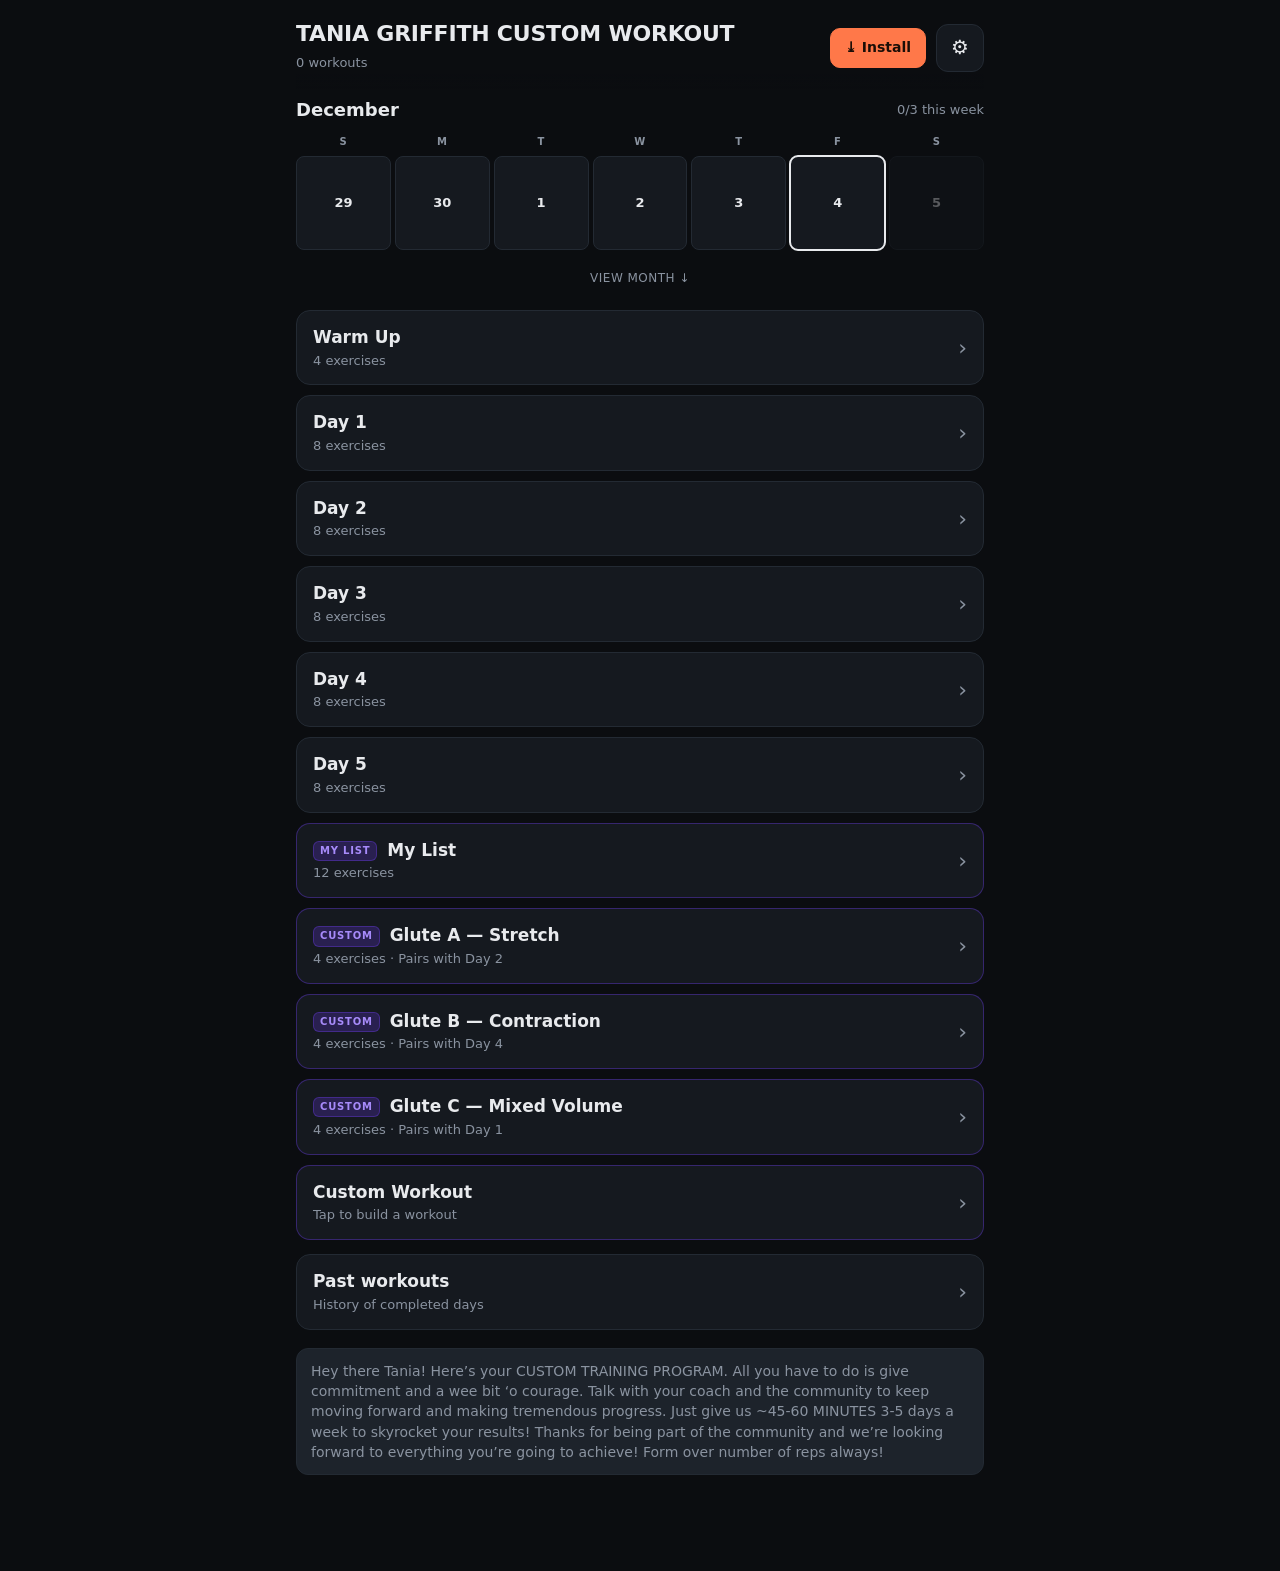
<file: index.html>
<!doctype html>
<html lang="en">
  <head>
    <meta charset="utf-8" />
    <meta
      name="viewport"
      content="width=device-width, initial-scale=1, maximum-scale=1, user-scalable=no, viewport-fit=cover"
    />
    <link rel="icon" type="image/png" href="favicon-icon.png" />
    <meta name="apple-mobile-web-app-capable" content="yes" />
    <meta name="apple-mobile-web-app-status-bar-style" content="black-translucent" />
    <meta name="theme-color" content="#0b0d10" />
    <title>Powerbatics</title>
    <link rel="manifest" href="manifest.webmanifest" />
    <link rel="apple-touch-icon" href="icon-180.png" />
    <link rel="stylesheet" href="styles.css" />
  </head>
  <body>
    <main id="app"></main>
    <script src="https://player.vimeo.com/api/player.js"></script>
    <script src="app.js" type="module"></script>
    <script data-goatcounter="https://powerbatics.goatcounter.com/count"
            async src="//gc.zgo.at/count.js"></script>
    <script>
      // SPA tracking: only log meaningful navigations so page-view counts
      // stay close to real "someone looked at this" numbers.
      var _lastPath = null;
      function gcTrack() {
        var h = location.hash.replace(/^#\/?/, "") || "home";
        // Normalize to top-level view: home, day/1, day/1/ex/3, settings, past
        var path = "/" + h.split("/").slice(0, 4).join("/");
        if (path === _lastPath) return;
        _lastPath = path;
        if (window.goatcounter?.count) window.goatcounter.count({ path: path });
      }
      window.addEventListener("hashchange", gcTrack);

      // Track PWA installs
      window.addEventListener("appinstalled", function() {
        if (window.goatcounter?.count)
          window.goatcounter.count({ path: "install", title: "PWA Installed", event: true });
      });
    </script>
  </body>
</html>
</file>
<file: styles.css>
:root {
  --bg: #0b0d10;
  --panel: #15191f;
  --panel-2: #1d232b;
  --text: #e8eaed;
  --muted: #8a93a0;
  --accent: #ff7849;
  --accent-2: #ffb86b;
  --good: #4ade80;
  --border: #232a33;
  --tap: 48px;
}

* { box-sizing: border-box; }
html, body {
  margin: 0;
  background: var(--bg);
  color: var(--text);
  font: 16px/1.45 -apple-system, BlinkMacSystemFont, "SF Pro Text", system-ui, sans-serif;
  -webkit-font-smoothing: antialiased;
  overscroll-behavior-y: contain;
}
body {
  padding: env(safe-area-inset-top) env(safe-area-inset-right)
    env(safe-area-inset-bottom) env(safe-area-inset-left);
  min-height: 100vh;
}

main { padding: 12px 16px 80px; max-width: 720px; margin: 0 auto; }

h1, h2, h3 { margin: 0 0 8px; font-weight: 700; letter-spacing: -0.01em; }
h1 { font-size: 28px; }
h2 { font-size: 22px; }
h3 { font-size: 18px; }
p { margin: 0 0 8px; color: var(--text); }
small, .muted { color: var(--muted); }

a, button {
  color: inherit;
  font: inherit;
  background: none;
  border: 0;
  cursor: pointer;
}

.topbar {
  display: flex;
  align-items: center;
  gap: 10px;
  padding: 10px 0 16px;
  position: sticky;
  top: 0;
  background: linear-gradient(var(--bg), var(--bg) 80%, transparent);
  z-index: 5;
}
.back {
  min-width: var(--tap);
  height: var(--tap);
  display: inline-flex;
  align-items: center;
  justify-content: center;
  border-radius: 12px;
  background: var(--panel);
  border: 1px solid var(--border);
  font-size: 20px;
}
.title-stack { flex: 1; min-width: 0; }
.title-stack h1 { font-size: 22px; line-height: 1.1; }
.title-stack .sub { color: var(--muted); font-size: 13px; }

.list { display: grid; gap: 10px; }

.card {
  display: block;
  width: 100%;
  text-align: left;
  background: var(--panel);
  border: 1px solid var(--border);
  border-radius: 14px;
  padding: 14px 16px;
  min-height: var(--tap);
  transition: transform 0.05s ease;
}
.card:active { transform: scale(0.99); }
.card .row { display: flex; align-items: center; gap: 12px; }
.card .name { font-weight: 600; font-size: 17px; }
.card .meta { color: var(--muted); font-size: 13px; margin-top: 2px; }
.card .chev { color: var(--muted); margin-left: auto; font-size: 22px; }
.card.done { border-color: rgba(74, 222, 128, 0.4); }
.card.done .name::after { content: " ✓"; color: var(--good); }

.video-wrap {
  position: relative;
  width: 100%;
  padding-top: 56.25%;
  background: #000;
  border-radius: 14px;
  overflow: hidden;
  margin: 4px 0 16px;
  border: 1px solid var(--border);
}
.video-wrap iframe {
  position: absolute;
  inset: 0;
  width: 100%;
  height: 100%;
  border: 0;
}

.section { margin: 18px 0; }
.section h3 { color: var(--muted); text-transform: uppercase; font-size: 12px; letter-spacing: 0.08em; margin-bottom: 8px; }

.goal {
  background: var(--panel-2);
  border: 1px solid var(--border);
  border-left: 3px solid var(--accent);
  padding: 12px 14px;
  border-radius: 10px;
  font-weight: 600;
}

.desc { color: var(--text); }

.set-row {
  display: grid;
  grid-template-columns: 36px 1fr 1fr 44px;
  gap: 8px;
  align-items: center;
  margin-bottom: 8px;
}
.set-row .idx {
  text-align: center;
  color: var(--muted);
  font-weight: 700;
}
.set-row .del-set {
  width: 54px;
  height: var(--tap);
  border-radius: 10px;
  background: transparent;
  color: rgba(255, 107, 107, 0.75);
  border: 1px solid rgba(255, 107, 107, 0.35);
  font-size: 22px;
  font-weight: 600;
  line-height: 1;
  padding: 0;
  display: inline-flex;
  align-items: center;
  justify-content: center;
}
.set-row .del-set:active {
  background: rgba(255, 107, 107, 0.18);
  color: #ff6b6b;
  border-color: #ff6b6b;
}

.card.partial { border-style: dashed; opacity: 0.82; }

.card.custom-card { border-color: rgba(103, 58, 228, 0.4); }
.custom-badge {
  display: inline-block;
  font-size: 10px;
  font-weight: 700;
  text-transform: uppercase;
  letter-spacing: 0.08em;
  background: rgba(103, 58, 228, 0.25);
  color: #a78bfa;
  border: 1px solid rgba(103, 58, 228, 0.4);
  border-radius: 6px;
  padding: 2px 6px;
  vertical-align: middle;
  margin-right: 4px;
}
.set-row input {
  width: 100%;
  height: var(--tap);
  background: var(--panel);
  color: var(--text);
  border: 1px solid var(--border);
  border-radius: 10px;
  padding: 0 12px;
  font-size: 17px;
  text-align: center;
}
.set-row input:focus { outline: 2px solid var(--accent); border-color: var(--accent); }
.set-row .check {
  height: var(--tap);
  width: 54px;
  border-radius: 10px;
  background: var(--panel);
  border: 1px solid var(--border);
  font-size: 22px;
  color: var(--muted);
  font-weight: 600;
}
.set-row.done .check { background: var(--good); color: #0b0d10; border-color: var(--good); }
.set-row .label { color: var(--muted); text-align: center; font-size: 12px; }

.set-headers {
  display: grid;
  grid-template-columns: 36px 1fr 1fr 44px;
  gap: 8px;
  color: var(--muted);
  font-size: 12px;
  text-transform: uppercase;
  letter-spacing: 0.06em;
  margin-bottom: 4px;
  padding: 0 4px;
}
.set-headers.set-headers-2 { grid-template-columns: 24px minmax(0, 1fr) 54px 54px; }
.set-row.set-row-2 { grid-template-columns: 24px minmax(0, 1fr) 54px 54px; }
.set-headers.set-headers-dual { grid-template-columns: 24px 1fr 1fr 50px 50px; }
.set-row.set-row-dual { grid-template-columns: 24px 1fr 1fr 50px 50px; }
.set-row .del-set:disabled { opacity: 0.25; pointer-events: none; color: var(--muted); border-color: var(--border); }
.set-headers div { text-align: center; }

.btn-row { display: flex; gap: 10px; margin-top: 12px; }
.btn {
  flex: 1;
  height: var(--tap);
  border-radius: 12px;
  background: var(--panel);
  border: 1px solid var(--border);
  color: var(--text);
  font-weight: 600;
}
.btn.primary { background: var(--accent); color: #1a0e07; border-color: var(--accent); }
.btn.ghost { background: transparent; }
.btn.danger { background: transparent; color: #ff6b6b; border-color: rgba(255,107,107,0.5); }
.btn.danger:active { background: rgba(255,107,107,0.1); }

.history {
  margin-top: 18px;
  background: var(--panel);
  border: 1px solid var(--border);
  border-radius: 12px;
  padding: 12px 14px;
}
.history h4 { margin: 0 0 8px; font-size: 13px; color: var(--muted); text-transform: uppercase; letter-spacing: 0.08em; }
.history-entry { display: flex; justify-content: space-between; padding: 6px 0; border-top: 1px solid var(--border); font-size: 14px; }
.history-entry:first-of-type { border-top: 0; }
.history-entry .date { color: var(--muted); }

.tip {
  background: var(--panel-2);
  border: 1px solid var(--border);
  border-radius: 12px;
  padding: 12px 14px;
  font-size: 14px;
  color: var(--muted);
  margin: 8px 0 16px;
}

.install-btn {
  height: 40px;
  padding: 0 14px;
  border-radius: 10px;
  background: var(--accent);
  color: #1a0e07;
  font-weight: 700;
  font-size: 14px;
  border: 1px solid var(--accent);
  white-space: nowrap;
}
.install-btn:active { transform: scale(0.97); }

.sheet-backdrop {
  position: fixed; inset: 0;
  background: rgba(0,0,0,0.55);
  display: flex; align-items: flex-end; justify-content: center;
  z-index: 100;
  padding: 0 12px calc(env(safe-area-inset-bottom) + 12px);
  animation: fadein 0.15s ease;
}
.sheet {
  width: 100%; max-width: 520px;
  background: var(--panel);
  border: 1px solid var(--border);
  border-radius: 18px;
  padding: 20px 20px 18px;
  color: var(--text);
  box-shadow: 0 -20px 40px rgba(0,0,0,0.5);
  animation: slideup 0.2s ease;
}
@keyframes fadein { from { opacity: 0 } to { opacity: 1 } }
@keyframes slideup {
  from { transform: translateY(20px); opacity: 0 }
  to { transform: translateY(0); opacity: 1 }
}

.gear-btn {
  min-width: var(--tap);
  height: var(--tap);
  border-radius: 12px;
  background: var(--panel);
  border: 1px solid var(--border);
  font-size: 20px;
  display: inline-flex; align-items: center; justify-content: center;
}

.cal-wrap { margin: 4px 0 14px; }
.cal-header {
  display: flex;
  align-items: center;
  justify-content: space-between;
  margin-bottom: 8px;
  gap: 8px;
}
.cal-week {
  color: var(--muted);
  font-size: 13px;
  font-weight: 500;
  flex: 0 0 auto;
}
.cal-title {
  font-size: 18px;
  font-weight: 700;
  color: var(--text);
  background: transparent;
  border: 0;
  padding: 4px 0;
  display: inline-flex;
  align-items: center;
  gap: 6px;
}
.cal-title.clickable { cursor: pointer; }
.cal-title.clickable:active { opacity: 0.6; }
.cal-title .chev { font-size: 12px; color: var(--muted); }

.cal-day.out-of-month { opacity: 0.3; border-color: transparent; background: transparent; }
.cal-day.out-of-month .num { color: var(--muted); }

.month-list {
  max-height: 60vh;
  overflow-y: auto;
  -webkit-overflow-scrolling: touch;
  display: flex;
  flex-direction: column;
  gap: 6px;
}
.month-opt {
  padding: 14px 16px;
  text-align: left;
  background: var(--panel-2);
  color: var(--text);
  border: 1px solid var(--border);
  border-radius: 10px;
  font-size: 16px;
  font-weight: 500;
}
.month-opt.sel {
  background: var(--accent);
  color: #1a0e07;
  border-color: var(--accent);
  font-weight: 700;
}

.picker-list {
  max-height: 60vh;
  overflow-y: auto;
  -webkit-overflow-scrolling: touch;
  display: flex;
  flex-direction: column;
  gap: 6px;
}
.picker-row {
  display: flex;
  align-items: center;
  gap: 12px;
  padding: 12px 14px;
  text-align: left;
  background: var(--panel-2);
  color: var(--text);
  border: 1px solid var(--border);
  border-radius: 10px;
  font-size: 15px;
}
.picker-row .name { flex: 1; min-width: 0; }
.picker-row .pick-icon {
  width: 28px; height: 28px;
  display: inline-flex;
  align-items: center;
  justify-content: center;
  border-radius: 8px;
  background: var(--panel);
  border: 1px solid var(--border);
  color: var(--muted);
  font-size: 16px;
  font-weight: 700;
  flex: 0 0 28px;
}
.picker-row.picked {
  background: rgba(74, 222, 128, 0.12);
  border-color: rgba(74, 222, 128, 0.4);
}
.picker-row.picked .pick-icon {
  background: var(--good);
  color: #0e1a0e;
  border-color: var(--good);
}
.cal-dow {
  display: grid;
  grid-template-columns: repeat(7, 1fr);
  gap: 4px;
  margin-bottom: 6px;
}
.cal-dow div {
  text-align: center;
  color: var(--muted);
  font-size: 10px;
  font-weight: 600;
  text-transform: uppercase;
  letter-spacing: 0.04em;
}
.cal-grid {
  display: grid;
  grid-template-columns: repeat(7, 1fr);
  gap: 4px;
}
.cal-actions {
  display: flex;
  gap: 8px;
  margin-top: 4px;
}
.cal-actions .cal-more { flex: 1; }
.cal-day {
  background: var(--panel);
  border: 1px solid var(--border);
  border-radius: 8px;
  padding: 8px 0;
  text-align: center;
  min-width: 0;
  aspect-ratio: 1;
  display: flex;
  align-items: center;
  justify-content: center;
}
.cal-day .num { font-size: 13px; font-weight: 600; }
.cal-day.done { background: rgba(255, 120, 73, 0.18); border-color: var(--accent); }
.cal-day.done .num { color: var(--accent-2); }
.cal-day.today { outline: 2px solid var(--text); outline-offset: -1px; }
.cal-day.future { opacity: 0.35; }
.cal-more {
  display: block;
  width: 100%;
  margin-top: 8px;
  padding: 8px;
  color: var(--muted);
  background: transparent;
  font-size: 12px;
  letter-spacing: 0.04em;
  text-transform: uppercase;
}

.last-hint {
  background: var(--panel-2);
  border: 1px solid var(--border);
  border-radius: 10px;
  padding: 10px 12px;
  margin: 14px 0 0;
  font-size: 14px;
}

.rpe-block { margin-top: 14px; }
.rpe-row { display: grid; grid-template-columns: repeat(5, 1fr); gap: 8px; }
.rpe-btn {
  height: 44px;
  border-radius: 10px;
  background: var(--panel);
  border: 1px solid var(--border);
  color: var(--text);
  font-weight: 700;
  font-size: 16px;
}
.rpe-btn.sel { background: var(--accent); color: #1a0e07; border-color: var(--accent); }

.btn.coach {
  background: #25d366;
  color: #0b0d10;
  border-color: #25d366;
  text-decoration: none;
  display: inline-flex;
  align-items: center;
  justify-content: center;
  font-weight: 700;
  margin-top: 14px;
  width: 100%;
}

.settings-row {
  background: var(--panel);
  border: 1px solid var(--border);
  border-radius: 12px;
  padding: 12px 14px;
}
.settings-row label { display: block; font-weight: 600; margin-bottom: 6px; }
.settings-row input[type="tel"],
.settings-row input[type="number"],
.settings-row input[type="url"],
.settings-row input[type="text"] {
  width: 100%;
  height: var(--tap);
  background: var(--bg);
  color: var(--text);
  border: 1px solid var(--border);
  border-radius: 10px;
  padding: 0 12px;
  font-size: 16px;
}
.settings-row .hint { color: var(--muted); font-size: 13px; margin-top: 6px; }
.settings-row .switch { display: flex; align-items: center; gap: 10px; font-weight: 500; margin: 0; }
.settings-row .switch input { width: 20px; height: 20px; }

.timer-card {
  background: var(--panel);
  border: 1px solid var(--border);
  border-radius: 14px;
  padding: 16px;
  text-align: center;
  margin: 12px 0 0;
}
.timer-card.workout { margin: 0 0 14px; }
.timer-card.workout .timer-display { font-size: 36px; }
.timer-card.running { border-color: var(--accent); }
.timer-card.prepping { border-color: var(--accent-2); }
.timer-card.prepping .timer-display { color: var(--accent-2); }
.timer-card.done { border-color: var(--good); }
.timer-label { font-size: 12px; color: var(--muted); text-transform: uppercase; letter-spacing: 0.08em; }
.timer-display {
  font-size: 44px;
  font-weight: 800;
  font-variant-numeric: tabular-nums;
  letter-spacing: -0.02em;
  margin: 6px 0 12px;
}

.rest-sheet {
  position: fixed;
  left: 12px; right: 12px;
  bottom: calc(env(safe-area-inset-bottom) + 12px);
  background: var(--panel);
  border: 1px solid var(--accent);
  border-radius: 16px;
  padding: 14px 16px 12px;
  box-shadow: 0 10px 30px rgba(0,0,0,0.5);
  z-index: 95;
  animation: slideup 0.2s ease;
}
.rest-title { font-size: 12px; color: var(--muted); text-transform: uppercase; letter-spacing: 0.08em; }
.rest-display {
  font-size: 36px; font-weight: 800;
  font-variant-numeric: tabular-nums;
  margin: 2px 0 10px;
  color: var(--accent-2);
}
.rest-row { display: grid; grid-template-columns: 1fr 1fr 1fr; gap: 8px; }

.video-fs {
  position: absolute;
  top: 8px;
  right: 8px;
  width: 44px;
  height: 44px;
  border-radius: 10px;
  background: rgba(0, 0, 0, 0.55);
  backdrop-filter: blur(8px);
  -webkit-backdrop-filter: blur(8px);
  color: #fff;
  border: 1px solid rgba(255, 255, 255, 0.2);
  font-size: 22px;
  font-weight: 600;
  display: flex;
  align-items: center;
  justify-content: center;
  z-index: 3;
  cursor: pointer;
  line-height: 1;
}
.video-fs:active { transform: scale(0.94); background: rgba(0,0,0,0.75); }

.video-fs-close {
  position: absolute;
  top: calc(env(safe-area-inset-top) + 12px);
  right: calc(env(safe-area-inset-right) + 12px);
  width: 44px;
  height: 44px;
  border-radius: 22px;
  background: rgba(0, 0, 0, 0.7);
  color: #fff;
  border: 1px solid rgba(255,255,255,0.2);
  font-size: 20px;
  font-weight: 600;
  display: none;
  align-items: center;
  justify-content: center;
  z-index: 5;
}

.video-wrap.fs-mode {
  position: fixed;
  inset: 0;
  padding-top: 0;
  width: 100vw;
  height: 100vh;
  height: 100dvh;
  z-index: 200;
  background: #000;
  border-radius: 0;
  border: 0;
  margin: 0;
}
.video-wrap.fs-mode iframe {
  width: 100%;
  height: 100%;
}
.video-wrap.fs-mode .video-fs { display: none; }
.video-wrap.fs-mode .video-fs-close { display: flex; }
body.fs-lock { overflow: hidden; touch-action: none; }


.hero-card {
  background: linear-gradient(135deg, rgba(255,120,73,0.2), rgba(255,120,73,0.05));
  border: 1px solid var(--accent);
  border-radius: 16px;
  padding: 20px;
  text-align: center;
  margin: 4px 0 0;
}
.hero-big { font-size: 28px; font-weight: 800; }
.hero-sub { color: var(--muted); margin-top: 6px; }

.update-banner {
  position: fixed;
  left: 50%;
  bottom: calc(env(safe-area-inset-bottom) + 14px);
  transform: translateX(-50%);
  background: var(--accent);
  color: #1a0e07;
  font-weight: 600;
  padding: 12px 18px;
  border-radius: 999px;
  box-shadow: 0 8px 24px rgba(255, 120, 73, 0.4);
  z-index: 90;
  cursor: pointer;
  font-size: 14px;
  animation: slideup 0.25s ease;
}
</file>
